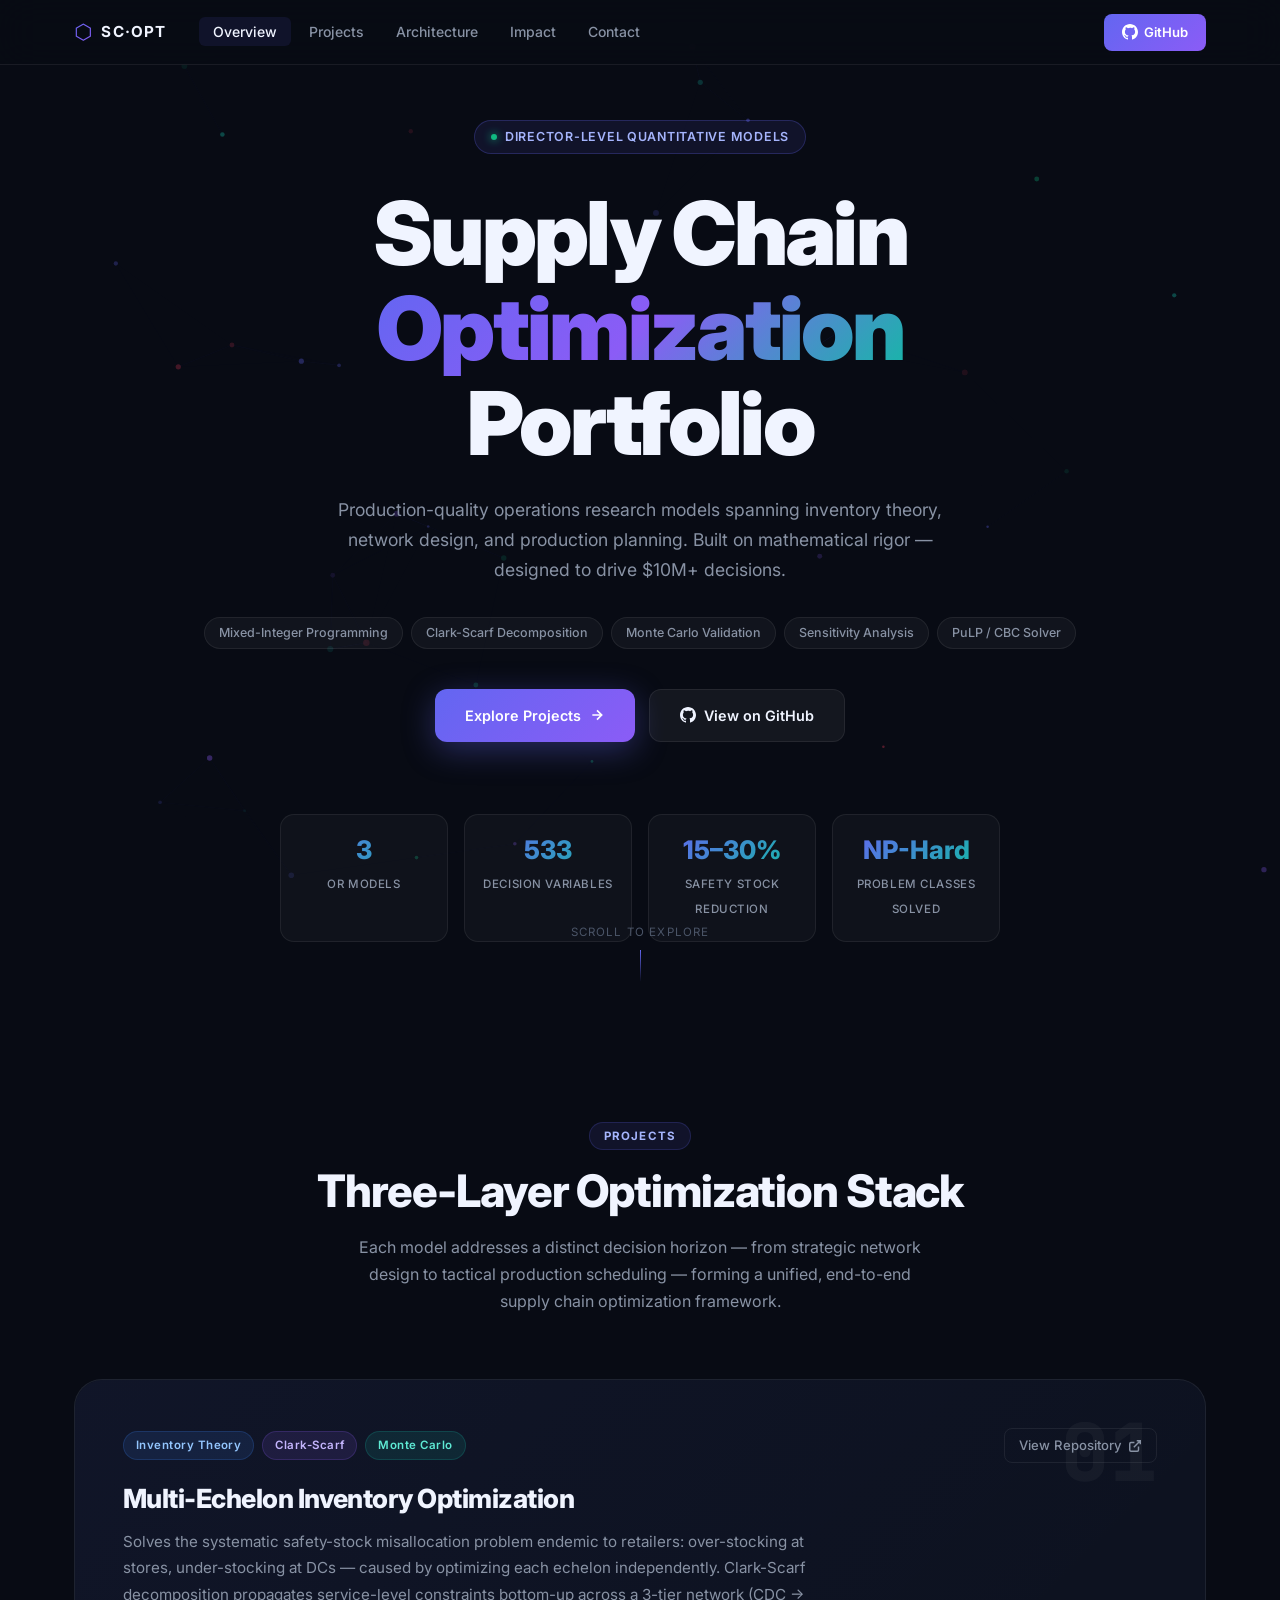
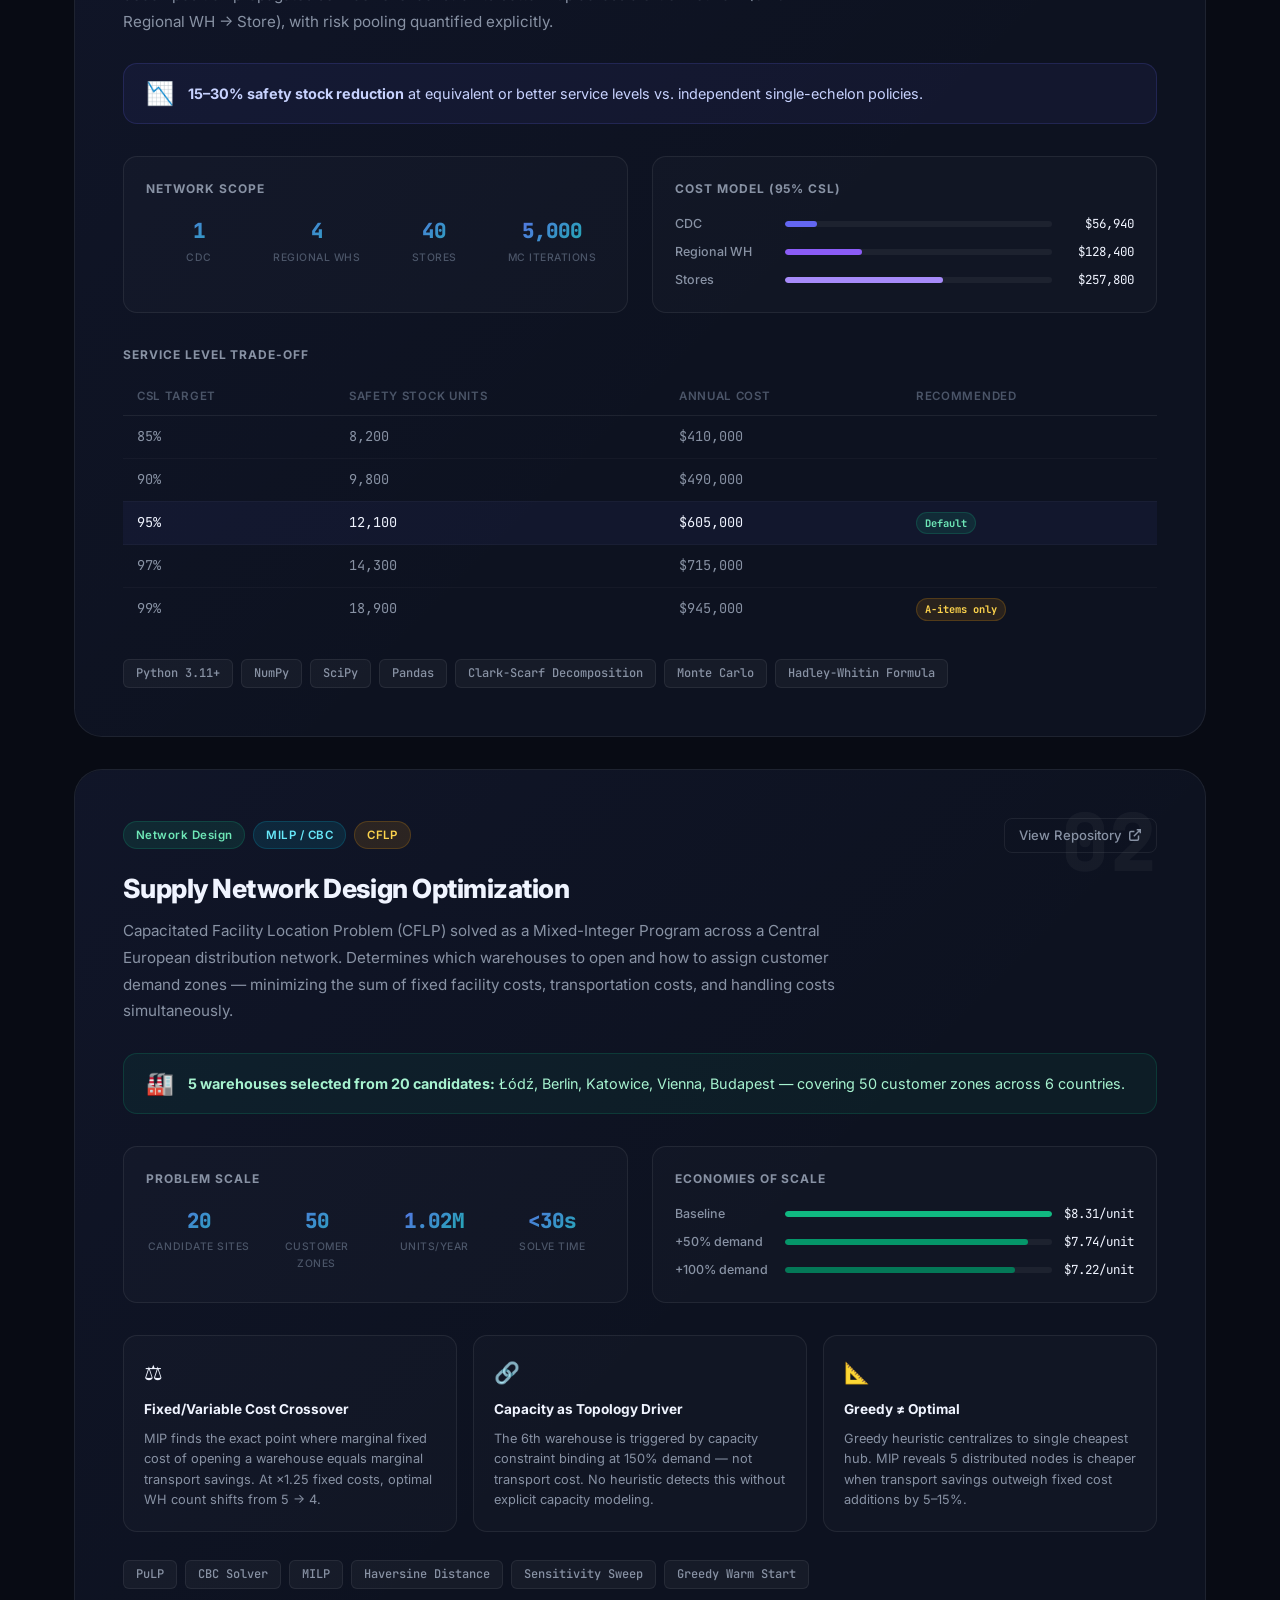
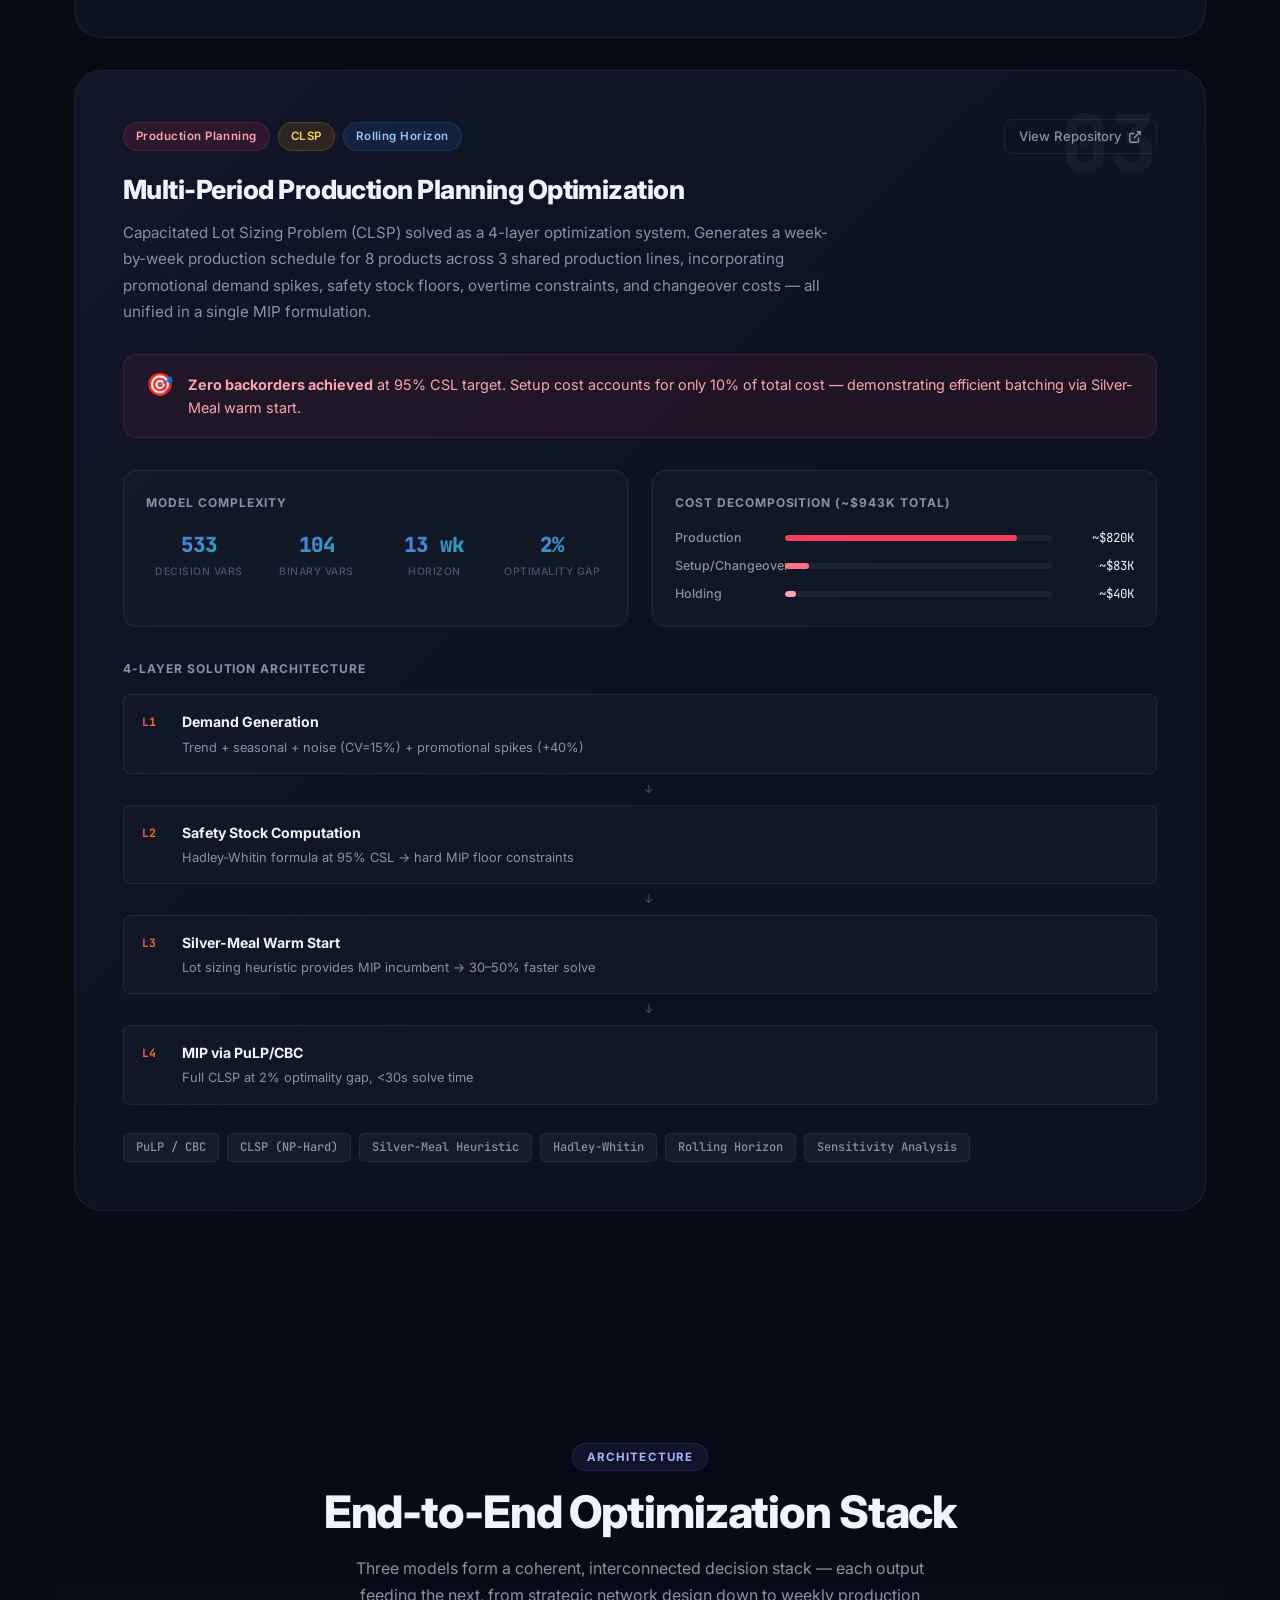
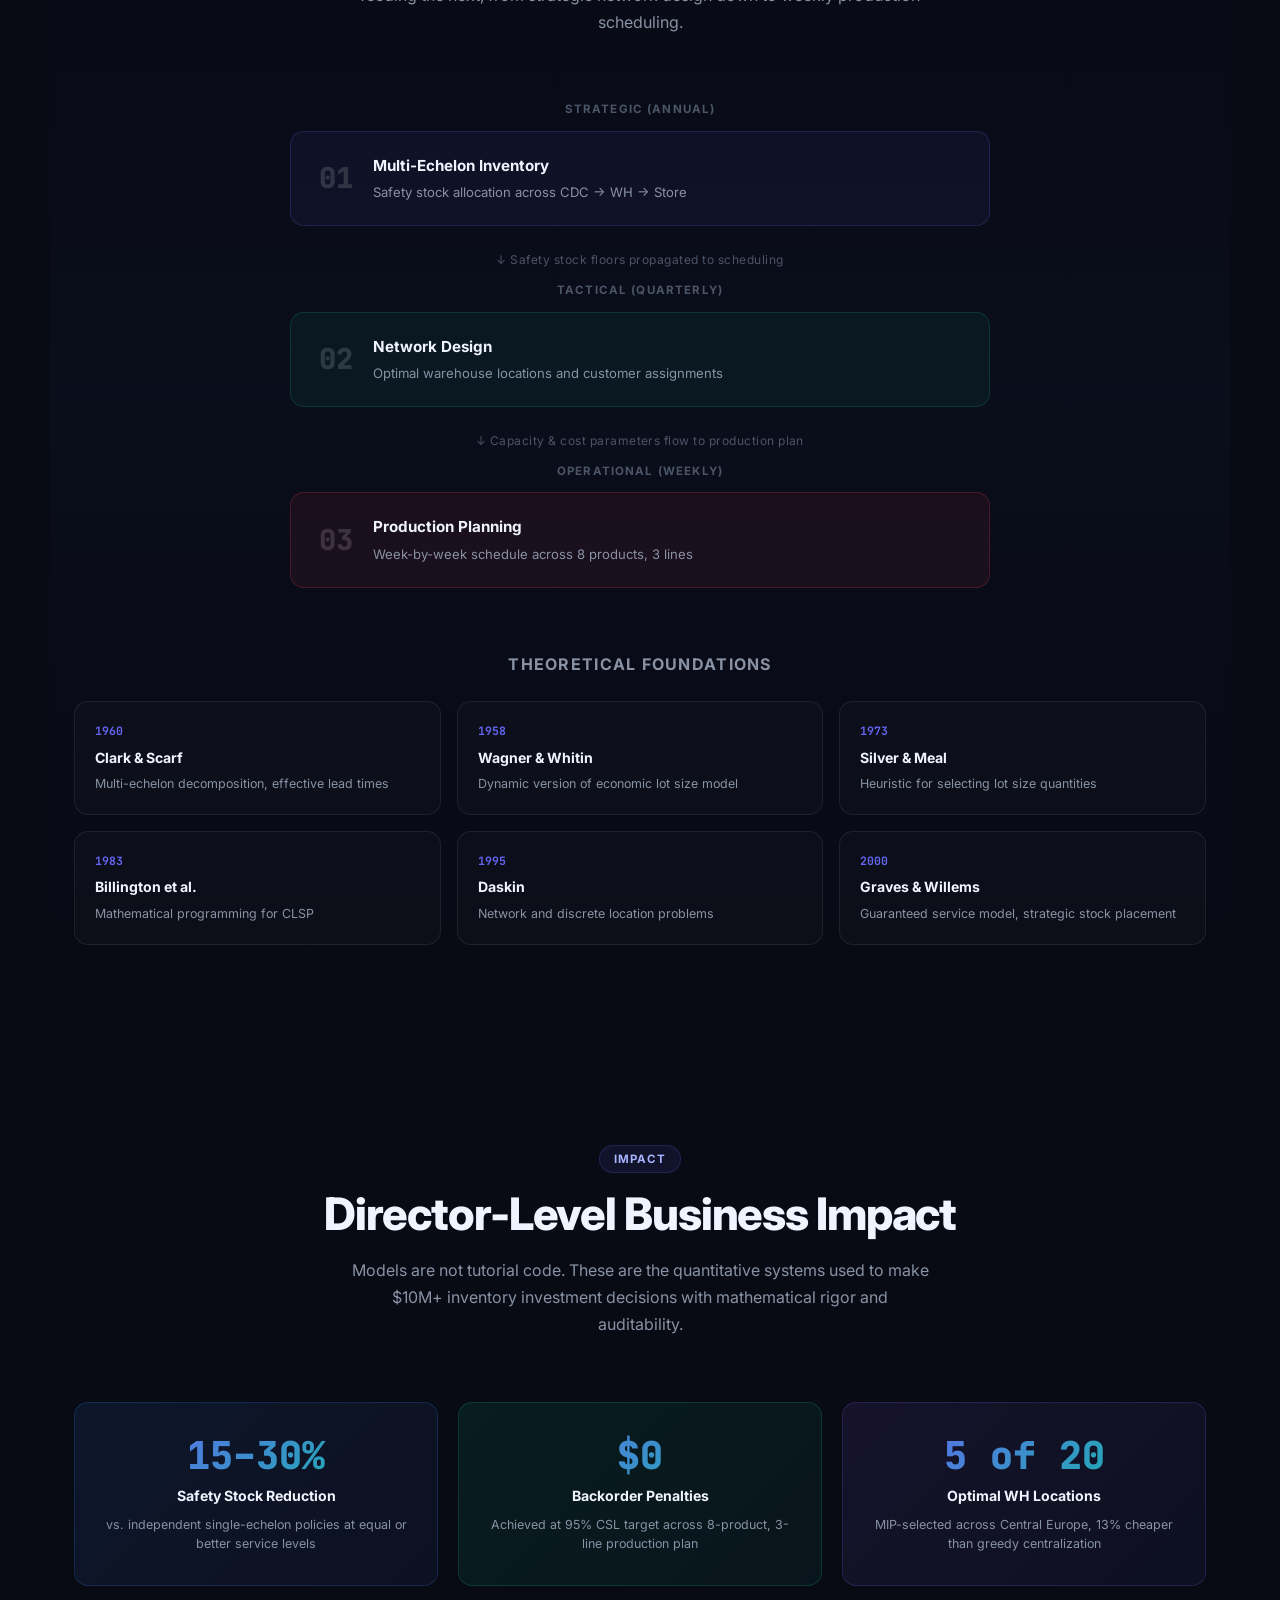
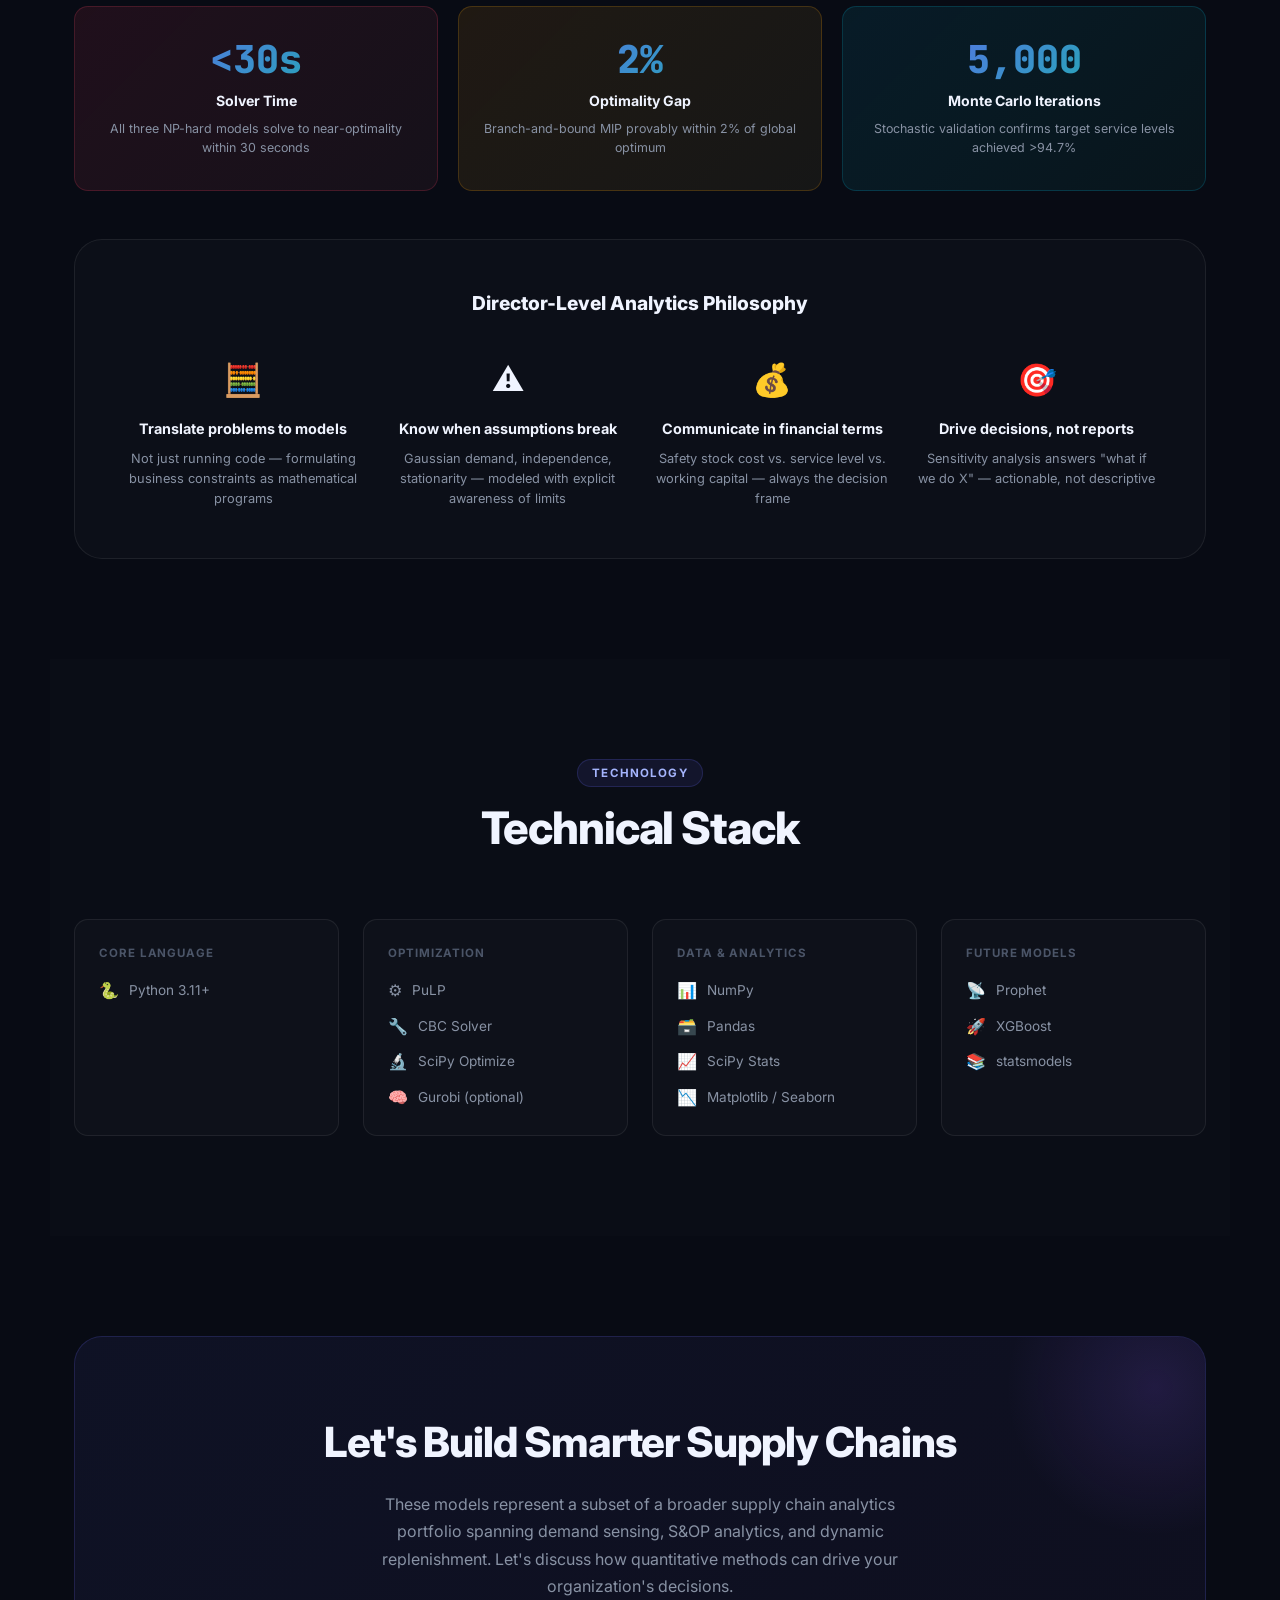
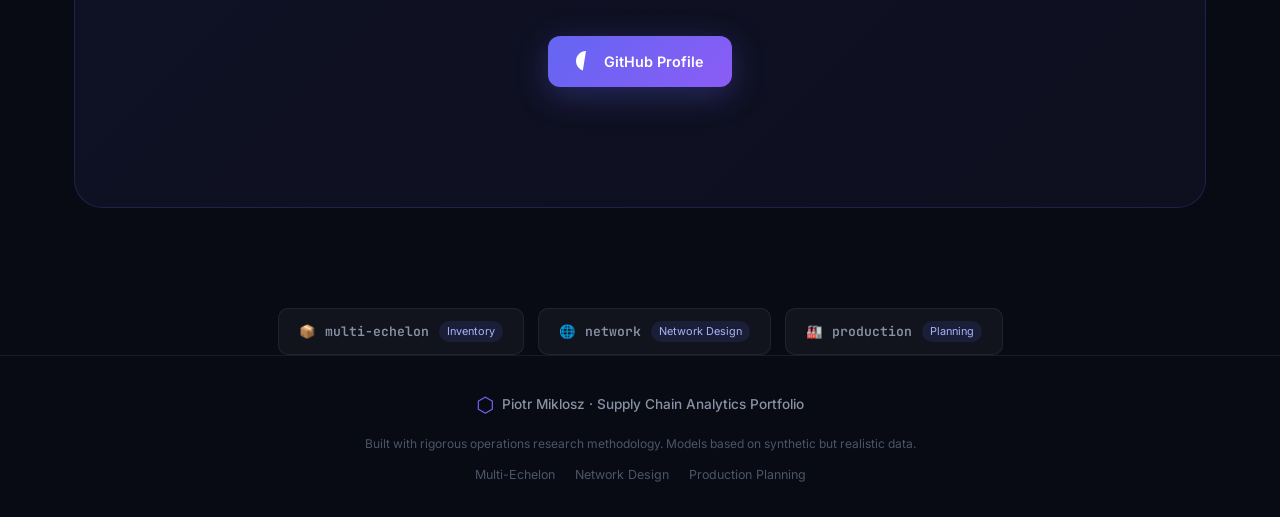
<file: index.html>
<!DOCTYPE html>
<html lang="en">
<head>
  <meta charset="UTF-8" />
  <meta name="viewport" content="width=device-width, initial-scale=1.0" />
  <title>Supply Chain Optimization Portfolio | Piotr Miklosz</title>
  <meta name="description" content="Director-level supply chain optimization models: multi-echelon inventory, network design, and production planning. Built on operations research theory with Python and MIP solvers." />
  <link rel="preconnect" href="https://fonts.googleapis.com" />
  <link rel="preconnect" href="https://fonts.gstatic.com" crossorigin />
  <link href="https://fonts.googleapis.com/css2?family=Inter:wght@300;400;500;600;700;800;900&family=JetBrains+Mono:wght@400;500;600&display=swap" rel="stylesheet" />
  <link rel="stylesheet" href="style.css" />
</head>
<body>

  <!-- ── BACKGROUND CANVAS ── -->
  <canvas id="bg-canvas"></canvas>

  <!-- ── NAVIGATION ── -->
  <nav id="navbar">
    <div class="nav-inner">
      <div class="nav-logo">
        <span class="logo-icon">⬡</span>
        <span class="logo-text">SC·OPT</span>
      </div>
      <ul class="nav-links">
        <li><a href="#hero" class="nav-link active">Overview</a></li>
        <li><a href="#projects" class="nav-link">Projects</a></li>
        <li><a href="#architecture" class="nav-link">Architecture</a></li>
        <li><a href="#metrics" class="nav-link">Impact</a></li>
        <li><a href="#contact" class="nav-link">Contact</a></li>
      </ul>
      <a href="https://github.com/mikloszpiotr" target="_blank" class="nav-cta">
        <svg width="16" height="16" viewBox="0 0 24 24" fill="currentColor"><path d="M12 0C5.374 0 0 5.373 0 12c0 5.302 3.438 9.8 8.207 11.387.599.111.793-.261.793-.577v-2.234c-3.338.726-4.033-1.416-4.033-1.416-.546-1.387-1.333-1.756-1.333-1.756-1.089-.745.083-.729.083-.729 1.205.084 1.839 1.237 1.839 1.237 1.07 1.834 2.807 1.304 3.492.997.107-.775.418-1.305.762-1.604-2.665-.305-5.467-1.334-5.467-5.931 0-1.311.469-2.381 1.236-3.221-.124-.303-.535-1.524.117-3.176 0 0 1.008-.322 3.301 1.23A11.509 11.509 0 0112 5.803c1.02.005 2.047.138 3.006.404 2.291-1.552 3.297-1.23 3.297-1.23.653 1.653.242 2.874.118 3.176.77.84 1.235 1.911 1.235 3.221 0 4.609-2.807 5.624-5.479 5.921.43.372.823 1.102.823 2.222v3.293c0 .319.192.694.801.576C20.566 21.797 24 17.3 24 12c0-6.627-5.373-12-12-12z"/></svg>
        GitHub
      </a>
    </div>
  </nav>

  <!-- ── HERO ── -->
  <section id="hero">
    <div class="hero-badge">
      <span class="badge-dot"></span>
      Director-Level Quantitative Models
    </div>
    <h1 class="hero-title">
      Supply Chain
      <span class="gradient-text">Optimization</span>
      Portfolio
    </h1>
    <p class="hero-sub">
      Production-quality operations research models spanning inventory theory, network design,
      and production planning. Built on mathematical rigor — designed to drive $10M+ decisions.
    </p>
    <div class="hero-tags">
      <span class="tag">Mixed-Integer Programming</span>
      <span class="tag">Clark-Scarf Decomposition</span>
      <span class="tag">Monte Carlo Validation</span>
      <span class="tag">Sensitivity Analysis</span>
      <span class="tag">PuLP / CBC Solver</span>
    </div>
    <div class="hero-actions">
      <a href="#projects" class="btn-primary">
        Explore Projects
        <svg width="16" height="16" viewBox="0 0 24 24" fill="none" stroke="currentColor" stroke-width="2.5"><path d="M5 12h14M12 5l7 7-7 7"/></svg>
      </a>
      <a href="https://github.com/mikloszpiotr" target="_blank" class="btn-ghost">
        <svg width="16" height="16" viewBox="0 0 24 24" fill="currentColor"><path d="M12 0C5.374 0 0 5.373 0 12c0 5.302 3.438 9.8 8.207 11.387.599.111.793-.261.793-.577v-2.234c-3.338.726-4.033-1.416-4.033-1.416-.546-1.387-1.333-1.756-1.333-1.756-1.089-.745.083-.729.083-.729 1.205.084 1.839 1.237 1.839 1.237 1.07 1.834 2.807 1.304 3.492.997.107-.775.418-1.305.762-1.604-2.665-.305-5.467-1.334-5.467-5.931 0-1.311.469-2.381 1.236-3.221-.124-.303-.535-1.524.117-3.176 0 0 1.008-.322 3.301 1.23A11.509 11.509 0 0112 5.803c1.02.005 2.047.138 3.006.404 2.291-1.552 3.297-1.23 3.297-1.23.653 1.653.242 2.874.118 3.176.77.84 1.235 1.911 1.235 3.221 0 4.609-2.807 5.624-5.479 5.921.43.372.823 1.102.823 2.222v3.293c0 .319.192.694.801.576C20.566 21.797 24 17.3 24 12c0-6.627-5.373-12-12-12z"/></svg>
        View on GitHub
      </a>
    </div>

    <!-- hero stat boxes -->
    <div class="hero-stats">
      <div class="stat-box">
        <span class="stat-value">3</span>
        <span class="stat-label">OR Models</span>
      </div>
      <div class="stat-box">
        <span class="stat-value">533</span>
        <span class="stat-label">Decision Variables</span>
      </div>
      <div class="stat-box">
        <span class="stat-value">15–30%</span>
        <span class="stat-label">Safety Stock Reduction</span>
      </div>
      <div class="stat-box">
        <span class="stat-value">NP-Hard</span>
        <span class="stat-label">Problem Classes Solved</span>
      </div>
    </div>

    <div class="scroll-hint">
      <span>Scroll to explore</span>
      <div class="scroll-arrow"></div>
    </div>
  </section>

  <!-- ── PROJECTS ── -->
  <section id="projects">
    <div class="section-header">
      <div class="section-pill">Projects</div>
      <h2 class="section-title">Three-Layer Optimization Stack</h2>
      <p class="section-sub">Each model addresses a distinct decision horizon — from strategic network design to tactical production scheduling — forming a unified, end-to-end supply chain optimization framework.</p>
    </div>

    <!-- PROJECT 01 -->
    <div class="project-card" id="proj-echelon">
      <div class="project-number">01</div>
      <div class="project-content">
        <div class="project-meta">
          <div class="project-labels">
            <span class="proj-label label-blue">Inventory Theory</span>
            <span class="proj-label label-purple">Clark-Scarf</span>
            <span class="proj-label label-teal">Monte Carlo</span>
          </div>
          <a href="https://github.com/mikloszpiotr/supply-chain-optimization-multi-echelon" target="_blank" class="proj-link">
            View Repository
            <svg width="14" height="14" viewBox="0 0 24 24" fill="none" stroke="currentColor" stroke-width="2.5"><path d="M18 13v6a2 2 0 01-2 2H5a2 2 0 01-2-2V8a2 2 0 012-2h6M15 3h6v6M10 14L21 3"/></svg>
          </a>
        </div>
        <h3 class="project-title">Multi-Echelon Inventory Optimization</h3>
        <p class="project-desc">
          Solves the systematic safety-stock misallocation problem endemic to retailers: over-stocking at stores, under-stocking at DCs — caused by optimizing each echelon independently. Clark-Scarf decomposition propagates service-level constraints bottom-up across a 3-tier network (CDC → Regional WH → Store), with risk pooling quantified explicitly.
        </p>

        <div class="impact-banner">
          <div class="impact-icon">📉</div>
          <div>
            <strong>15–30% safety stock reduction</strong> at equivalent or better service levels vs. independent single-echelon policies.
          </div>
        </div>

        <div class="project-details">
          <div class="detail-section">
            <h4>Network Scope</h4>
            <div class="detail-grid">
              <div class="detail-item"><span class="di-val">1</span><span class="di-lab">CDC</span></div>
              <div class="detail-item"><span class="di-val">4</span><span class="di-lab">Regional WHs</span></div>
              <div class="detail-item"><span class="di-val">40</span><span class="di-lab">Stores</span></div>
              <div class="detail-item"><span class="di-val">5,000</span><span class="di-lab">MC Iterations</span></div>
            </div>
          </div>
          <div class="detail-section">
            <h4>Cost Model (95% CSL)</h4>
            <div class="cost-bars">
              <div class="cost-row">
                <span class="cost-lab">CDC</span>
                <div class="cost-track"><div class="cost-fill" style="width:12%;--c:#6366f1"></div></div>
                <span class="cost-amt">$56,940</span>
              </div>
              <div class="cost-row">
                <span class="cost-lab">Regional WH</span>
                <div class="cost-track"><div class="cost-fill" style="width:29%;--c:#8b5cf6"></div></div>
                <span class="cost-amt">$128,400</span>
              </div>
              <div class="cost-row">
                <span class="cost-lab">Stores</span>
                <div class="cost-track"><div class="cost-fill" style="width:59%;--c:#a78bfa"></div></div>
                <span class="cost-amt">$257,800</span>
              </div>
            </div>
          </div>
        </div>

        <div class="csl-table">
          <h4>Service Level Trade-off</h4>
          <table>
            <thead><tr><th>CSL Target</th><th>Safety Stock Units</th><th>Annual Cost</th><th>Recommended</th></tr></thead>
            <tbody>
              <tr><td>85%</td><td>8,200</td><td>$410,000</td><td></td></tr>
              <tr><td>90%</td><td>9,800</td><td>$490,000</td><td></td></tr>
              <tr class="highlight-row"><td>95%</td><td>12,100</td><td>$605,000</td><td><span class="rec-badge">Default</span></td></tr>
              <tr><td>97%</td><td>14,300</td><td>$715,000</td><td></td></tr>
              <tr><td>99%</td><td>18,900</td><td>$945,000</td><td><span class="rec-badge-a">A-items only</span></td></tr>
            </tbody>
          </table>
        </div>

        <div class="tech-stack">
          <span class="tech">Python 3.11+</span>
          <span class="tech">NumPy</span>
          <span class="tech">SciPy</span>
          <span class="tech">Pandas</span>
          <span class="tech">Clark-Scarf Decomposition</span>
          <span class="tech">Monte Carlo</span>
          <span class="tech">Hadley-Whitin Formula</span>
        </div>
      </div>
    </div>

    <!-- PROJECT 02 -->
    <div class="project-card" id="proj-network">
      <div class="project-number">02</div>
      <div class="project-content">
        <div class="project-meta">
          <div class="project-labels">
            <span class="proj-label label-emerald">Network Design</span>
            <span class="proj-label label-cyan">MILP / CBC</span>
            <span class="proj-label label-orange">CFLP</span>
          </div>
          <a href="https://github.com/mikloszpiotr/supply-chain-optimization-network" target="_blank" class="proj-link">
            View Repository
            <svg width="14" height="14" viewBox="0 0 24 24" fill="none" stroke="currentColor" stroke-width="2.5"><path d="M18 13v6a2 2 0 01-2 2H5a2 2 0 01-2-2V8a2 2 0 012-2h6M15 3h6v6M10 14L21 3"/></svg>
          </a>
        </div>
        <h3 class="project-title">Supply Network Design Optimization</h3>
        <p class="project-desc">
          Capacitated Facility Location Problem (CFLP) solved as a Mixed-Integer Program across a Central European distribution network. Determines which warehouses to open and how to assign customer demand zones — minimizing the sum of fixed facility costs, transportation costs, and handling costs simultaneously.
        </p>

        <div class="impact-banner impact-green">
          <div class="impact-icon">🏭</div>
          <div>
            <strong>5 warehouses selected from 20 candidates:</strong> Łódź, Berlin, Katowice, Vienna, Budapest — covering 50 customer zones across 6 countries.
          </div>
        </div>

        <div class="project-details">
          <div class="detail-section">
            <h4>Problem Scale</h4>
            <div class="detail-grid">
              <div class="detail-item"><span class="di-val">20</span><span class="di-lab">Candidate Sites</span></div>
              <div class="detail-item"><span class="di-val">50</span><span class="di-lab">Customer Zones</span></div>
              <div class="detail-item"><span class="di-val">1.02M</span><span class="di-lab">Units/year</span></div>
              <div class="detail-item"><span class="di-val">&lt;30s</span><span class="di-lab">Solve Time</span></div>
            </div>
          </div>
          <div class="detail-section">
            <h4>Economies of Scale</h4>
            <div class="cost-bars">
              <div class="cost-row">
                <span class="cost-lab">Baseline</span>
                <div class="cost-track"><div class="cost-fill" style="width:100%;--c:#10b981"></div></div>
                <span class="cost-amt">$8.31/unit</span>
              </div>
              <div class="cost-row">
                <span class="cost-lab">+50% demand</span>
                <div class="cost-track"><div class="cost-fill" style="width:91%;--c:#059669"></div></div>
                <span class="cost-amt">$7.74/unit</span>
              </div>
              <div class="cost-row">
                <span class="cost-lab">+100% demand</span>
                <div class="cost-track"><div class="cost-fill" style="width:86%;--c:#047857"></div></div>
                <span class="cost-amt">$7.22/unit</span>
              </div>
            </div>
          </div>
        </div>

        <div class="insights-grid">
          <div class="insight-card">
            <div class="insight-icon">⚖️</div>
            <h5>Fixed/Variable Cost Crossover</h5>
            <p>MIP finds the exact point where marginal fixed cost of opening a warehouse equals marginal transport savings. At ×1.25 fixed costs, optimal WH count shifts from 5 → 4.</p>
          </div>
          <div class="insight-card">
            <div class="insight-icon">🔗</div>
            <h5>Capacity as Topology Driver</h5>
            <p>The 6th warehouse is triggered by capacity constraint binding at 150% demand — not transport cost. No heuristic detects this without explicit capacity modeling.</p>
          </div>
          <div class="insight-card">
            <div class="insight-icon">📐</div>
            <h5>Greedy ≠ Optimal</h5>
            <p>Greedy heuristic centralizes to single cheapest hub. MIP reveals 5 distributed nodes is cheaper when transport savings outweigh fixed cost additions by 5–15%.</p>
          </div>
        </div>

        <div class="tech-stack">
          <span class="tech">PuLP</span>
          <span class="tech">CBC Solver</span>
          <span class="tech">MILP</span>
          <span class="tech">Haversine Distance</span>
          <span class="tech">Sensitivity Sweep</span>
          <span class="tech">Greedy Warm Start</span>
        </div>
      </div>
    </div>

    <!-- PROJECT 03 -->
    <div class="project-card" id="proj-production">
      <div class="project-number">03</div>
      <div class="project-content">
        <div class="project-meta">
          <div class="project-labels">
            <span class="proj-label label-rose">Production Planning</span>
            <span class="proj-label label-amber">CLSP</span>
            <span class="proj-label label-blue">Rolling Horizon</span>
          </div>
          <a href="https://github.com/mikloszpiotr/supply-chain-optimization-production" target="_blank" class="proj-link">
            View Repository
            <svg width="14" height="14" viewBox="0 0 24 24" fill="none" stroke="currentColor" stroke-width="2.5"><path d="M18 13v6a2 2 0 01-2 2H5a2 2 0 01-2-2V8a2 2 0 012-2h6M15 3h6v6M10 14L21 3"/></svg>
          </a>
        </div>
        <h3 class="project-title">Multi-Period Production Planning Optimization</h3>
        <p class="project-desc">
          Capacitated Lot Sizing Problem (CLSP) solved as a 4-layer optimization system. Generates a week-by-week production schedule for 8 products across 3 shared production lines, incorporating promotional demand spikes, safety stock floors, overtime constraints, and changeover costs — all unified in a single MIP formulation.
        </p>

        <div class="impact-banner impact-rose">
          <div class="impact-icon">🎯</div>
          <div>
            <strong>Zero backorders achieved</strong> at 95% CSL target. Setup cost accounts for only 10% of total cost — demonstrating efficient batching via Silver-Meal warm start.
          </div>
        </div>

        <div class="project-details">
          <div class="detail-section">
            <h4>Model Complexity</h4>
            <div class="detail-grid">
              <div class="detail-item"><span class="di-val">533</span><span class="di-lab">Decision Vars</span></div>
              <div class="detail-item"><span class="di-val">104</span><span class="di-lab">Binary Vars</span></div>
              <div class="detail-item"><span class="di-val">13 wk</span><span class="di-lab">Horizon</span></div>
              <div class="detail-item"><span class="di-val">2%</span><span class="di-lab">Optimality Gap</span></div>
            </div>
          </div>
          <div class="detail-section">
            <h4>Cost Decomposition (~$943K total)</h4>
            <div class="cost-bars">
              <div class="cost-row">
                <span class="cost-lab">Production</span>
                <div class="cost-track"><div class="cost-fill" style="width:87%;--c:#f43f5e"></div></div>
                <span class="cost-amt">~$820K</span>
              </div>
              <div class="cost-row">
                <span class="cost-lab">Setup/Changeover</span>
                <div class="cost-track"><div class="cost-fill" style="width:9%;--c:#fb7185"></div></div>
                <span class="cost-amt">~$83K</span>
              </div>
              <div class="cost-row">
                <span class="cost-lab">Holding</span>
                <div class="cost-track"><div class="cost-fill" style="width:4%;--c:#fda4af"></div></div>
                <span class="cost-amt">~$40K</span>
              </div>
            </div>
          </div>
        </div>

        <div class="layers-section">
          <h4>4-Layer Solution Architecture</h4>
          <div class="layers">
            <div class="layer">
              <div class="layer-num">L1</div>
              <div class="layer-body">
                <strong>Demand Generation</strong>
                <p>Trend + seasonal + noise (CV=15%) + promotional spikes (+40%)</p>
              </div>
            </div>
            <div class="layer-arrow">↓</div>
            <div class="layer">
              <div class="layer-num">L2</div>
              <div class="layer-body">
                <strong>Safety Stock Computation</strong>
                <p>Hadley-Whitin formula at 95% CSL → hard MIP floor constraints</p>
              </div>
            </div>
            <div class="layer-arrow">↓</div>
            <div class="layer">
              <div class="layer-num">L3</div>
              <div class="layer-body">
                <strong>Silver-Meal Warm Start</strong>
                <p>Lot sizing heuristic provides MIP incumbent → 30–50% faster solve</p>
              </div>
            </div>
            <div class="layer-arrow">↓</div>
            <div class="layer">
              <div class="layer-num">L4</div>
              <div class="layer-body">
                <strong>MIP via PuLP/CBC</strong>
                <p>Full CLSP at 2% optimality gap, &lt;30s solve time</p>
              </div>
            </div>
          </div>
        </div>

        <div class="tech-stack">
          <span class="tech">PuLP / CBC</span>
          <span class="tech">CLSP (NP-Hard)</span>
          <span class="tech">Silver-Meal Heuristic</span>
          <span class="tech">Hadley-Whitin</span>
          <span class="tech">Rolling Horizon</span>
          <span class="tech">Sensitivity Analysis</span>
        </div>
      </div>
    </div>
  </section>

  <!-- ── ARCHITECTURE ── -->
  <section id="architecture">
    <div class="section-header">
      <div class="section-pill">Architecture</div>
      <h2 class="section-title">End-to-End Optimization Stack</h2>
      <p class="section-sub">Three models form a coherent, interconnected decision stack — each output feeding the next, from strategic network design down to weekly production scheduling.</p>
    </div>

    <div class="arch-diagram">
      <div class="arch-layer arch-strategic">
        <div class="arch-label">Strategic (Annual)</div>
        <div class="arch-box">
          <span class="arch-num">01</span>
          <div>
            <strong>Multi-Echelon Inventory</strong>
            <p>Safety stock allocation across CDC → WH → Store</p>
          </div>
        </div>
        <div class="arch-arrow">↓ Safety stock floors propagated to scheduling</div>
      </div>
      <div class="arch-layer arch-tactical">
        <div class="arch-label">Tactical (Quarterly)</div>
        <div class="arch-box">
          <span class="arch-num">02</span>
          <div>
            <strong>Network Design</strong>
            <p>Optimal warehouse locations and customer assignments</p>
          </div>
        </div>
        <div class="arch-arrow">↓ Capacity & cost parameters flow to production plan</div>
      </div>
      <div class="arch-layer arch-operational">
        <div class="arch-label">Operational (Weekly)</div>
        <div class="arch-box">
          <span class="arch-num">03</span>
          <div>
            <strong>Production Planning</strong>
            <p>Week-by-week schedule across 8 products, 3 lines</p>
          </div>
        </div>
      </div>
    </div>

    <div class="theory-section">
      <h3>Theoretical Foundations</h3>
      <div class="theory-grid">
        <div class="theory-item">
          <span class="theory-year">1960</span>
          <strong>Clark & Scarf</strong>
          <p>Multi-echelon decomposition, effective lead times</p>
        </div>
        <div class="theory-item">
          <span class="theory-year">1958</span>
          <strong>Wagner & Whitin</strong>
          <p>Dynamic version of economic lot size model</p>
        </div>
        <div class="theory-item">
          <span class="theory-year">1973</span>
          <strong>Silver & Meal</strong>
          <p>Heuristic for selecting lot size quantities</p>
        </div>
        <div class="theory-item">
          <span class="theory-year">1983</span>
          <strong>Billington et al.</strong>
          <p>Mathematical programming for CLSP</p>
        </div>
        <div class="theory-item">
          <span class="theory-year">1995</span>
          <strong>Daskin</strong>
          <p>Network and discrete location problems</p>
        </div>
        <div class="theory-item">
          <span class="theory-year">2000</span>
          <strong>Graves & Willems</strong>
          <p>Guaranteed service model, strategic stock placement</p>
        </div>
      </div>
    </div>
  </section>

  <!-- ── IMPACT METRICS ── -->
  <section id="metrics">
    <div class="section-header">
      <div class="section-pill">Impact</div>
      <h2 class="section-title">Director-Level Business Impact</h2>
      <p class="section-sub">Models are not tutorial code. These are the quantitative systems used to make $10M+ inventory investment decisions with mathematical rigor and auditability.</p>
    </div>

    <div class="metrics-grid">
      <div class="metric-card mc-blue">
        <div class="metric-num">15–30%</div>
        <div class="metric-name">Safety Stock Reduction</div>
        <div class="metric-desc">vs. independent single-echelon policies at equal or better service levels</div>
      </div>
      <div class="metric-card mc-green">
        <div class="metric-num">$0</div>
        <div class="metric-name">Backorder Penalties</div>
        <div class="metric-desc">Achieved at 95% CSL target across 8-product, 3-line production plan</div>
      </div>
      <div class="metric-card mc-purple">
        <div class="metric-num">5 of 20</div>
        <div class="metric-name">Optimal WH Locations</div>
        <div class="metric-desc">MIP-selected across Central Europe, 13% cheaper than greedy centralization</div>
      </div>
      <div class="metric-card mc-rose">
        <div class="metric-num">&lt;30s</div>
        <div class="metric-name">Solver Time</div>
        <div class="metric-desc">All three NP-hard models solve to near-optimality within 30 seconds</div>
      </div>
      <div class="metric-card mc-amber">
        <div class="metric-num">2%</div>
        <div class="metric-name">Optimality Gap</div>
        <div class="metric-desc">Branch-and-bound MIP provably within 2% of global optimum</div>
      </div>
      <div class="metric-card mc-cyan">
        <div class="metric-num">5,000</div>
        <div class="metric-name">Monte Carlo Iterations</div>
        <div class="metric-desc">Stochastic validation confirms target service levels achieved &gt;94.7%</div>
      </div>
    </div>

    <div class="philosophy-box">
      <h3>Director-Level Analytics Philosophy</h3>
      <div class="phil-grid">
        <div class="phil-item">
          <div class="phil-icon">🧮</div>
          <strong>Translate problems to models</strong>
          <p>Not just running code — formulating business constraints as mathematical programs</p>
        </div>
        <div class="phil-item">
          <div class="phil-icon">⚠️</div>
          <strong>Know when assumptions break</strong>
          <p>Gaussian demand, independence, stationarity — modeled with explicit awareness of limits</p>
        </div>
        <div class="phil-item">
          <div class="phil-icon">💰</div>
          <strong>Communicate in financial terms</strong>
          <p>Safety stock cost vs. service level vs. working capital — always the decision frame</p>
        </div>
        <div class="phil-item">
          <div class="phil-icon">🎯</div>
          <strong>Drive decisions, not reports</strong>
          <p>Sensitivity analysis answers "what if we do X" — actionable, not descriptive</p>
        </div>
      </div>
    </div>
  </section>

  <!-- ── STACK ── -->
  <section id="stack-section">
    <div class="section-header">
      <div class="section-pill">Technology</div>
      <h2 class="section-title">Technical Stack</h2>
    </div>
    <div class="stack-grid">
      <div class="stack-group">
        <div class="stack-group-title">Core Language</div>
        <div class="stack-items">
          <div class="stack-item">
            <span class="stack-icon">🐍</span>
            <span>Python 3.11+</span>
          </div>
        </div>
      </div>
      <div class="stack-group">
        <div class="stack-group-title">Optimization</div>
        <div class="stack-items">
          <div class="stack-item"><span class="stack-icon">⚙️</span><span>PuLP</span></div>
          <div class="stack-item"><span class="stack-icon">🔧</span><span>CBC Solver</span></div>
          <div class="stack-item"><span class="stack-icon">🔬</span><span>SciPy Optimize</span></div>
          <div class="stack-item"><span class="stack-icon">🧠</span><span>Gurobi (optional)</span></div>
        </div>
      </div>
      <div class="stack-group">
        <div class="stack-group-title">Data & Analytics</div>
        <div class="stack-items">
          <div class="stack-item"><span class="stack-icon">📊</span><span>NumPy</span></div>
          <div class="stack-item"><span class="stack-icon">🗃️</span><span>Pandas</span></div>
          <div class="stack-item"><span class="stack-icon">📈</span><span>SciPy Stats</span></div>
          <div class="stack-item"><span class="stack-icon">📉</span><span>Matplotlib / Seaborn</span></div>
        </div>
      </div>
      <div class="stack-group">
        <div class="stack-group-title">Future Models</div>
        <div class="stack-items">
          <div class="stack-item"><span class="stack-icon">📡</span><span>Prophet</span></div>
          <div class="stack-item"><span class="stack-icon">🚀</span><span>XGBoost</span></div>
          <div class="stack-item"><span class="stack-icon">📚</span><span>statsmodels</span></div>
        </div>
      </div>
    </div>
  </section>

<!-- ── CONTACT ── -->
<section id="contact">
  <div class="contact-inner">
    <h2 class="contact-title">Let's Build Smarter Supply Chains</h2>

    <p class="contact-sub">
      These models represent a subset of a broader supply chain analytics portfolio spanning demand sensing, S&OP analytics, and dynamic replenishment. Let's discuss how quantitative methods can drive your organization's decisions.
    </p>

    <div class="contact-links">
      <a href="https://github.com/mikloszpiotr" target="_blank" class="contact-btn">
        <svg width="20" height="20" viewBox="0 0 24 24" fill="currentColor">
          <path d="M12 0C5.374 0 0 5.373 0 12c0 5.302 3.438 9.8 8.207 11.387..."/>
        </svg>
        GitHub Profile
      </a>
    </div>

  </div>
</section>

      <div class="repo-cards">
        <a href="https://github.com/mikloszpiotr/supply-chain-optimization-multi-echelon" target="_blank" class="repo-card">
          <span class="repo-icon">📦</span>
          <span class="repo-name">multi-echelon</span>
          <span class="repo-tag">Inventory</span>
        </a>
        <a href="https://github.com/mikloszpiotr/supply-chain-optimization-network" target="_blank" class="repo-card">
          <span class="repo-icon">🌐</span>
          <span class="repo-name">network</span>
          <span class="repo-tag">Network Design</span>
        </a>
        <a href="https://github.com/mikloszpiotr/supply-chain-optimization-production" target="_blank" class="repo-card">
          <span class="repo-icon">🏭</span>
          <span class="repo-name">production</span>
          <span class="repo-tag">Planning</span>
        </a>
      </div>
    </div>
  </section>

  <!-- ── FOOTER ── -->
  <footer>
    <div class="footer-inner">
      <div class="footer-logo">
        <span class="logo-icon">⬡</span>
        <span>Piotr Miklosz · Supply Chain Analytics Portfolio</span>
      </div>
      <p class="footer-note">Built with rigorous operations research methodology. Models based on synthetic but realistic data.</p>
      <div class="footer-links">
        <a href="https://github.com/mikloszpiotr/supply-chain-optimization-multi-echelon" target="_blank">Multi-Echelon</a>
        <a href="https://github.com/mikloszpiotr/supply-chain-optimization-network" target="_blank">Network Design</a>
        <a href="https://github.com/mikloszpiotr/supply-chain-optimization-production" target="_blank">Production Planning</a>
      </div>
    </div>
  </footer>

  <script src="main.js"></script>
</body>
</html>
</file>
<file: style.css>
/* ═══════════════════════════════════════════
   SUPPLY CHAIN OPTIMIZATION PORTFOLIO
   style.css — Complete Design System
═══════════════════════════════════════════ */

/* ── RESET & TOKENS ── */
*, *::before, *::after { box-sizing: border-box; margin: 0; padding: 0; }

:root {
  --bg-deep:      #080b14;
  --bg-card:      #0d1220;
  --bg-card-2:    #111827;
  --border:       rgba(255,255,255,0.07);
  --border-glow:  rgba(99,102,241,0.3);

  --indigo:       #6366f1;
  --violet:       #8b5cf6;
  --teal:         #14b8a6;
  --emerald:      #10b981;
  --cyan:         #06b6d4;
  --rose:         #f43f5e;
  --amber:        #f59e0b;
  --blue:         #3b82f6;

  --text-primary: #f0f4ff;
  --text-muted:   #8892a4;
  --text-dim:     #4b5568;

  --font-sans: 'Inter', system-ui, sans-serif;
  --font-mono: 'JetBrains Mono', 'Courier New', monospace;

  --radius-sm: 8px;
  --radius-md: 14px;
  --radius-lg: 20px;
  --radius-xl: 28px;

  --transition: 0.22s cubic-bezier(0.4, 0, 0.2, 1);
  --shadow-glow: 0 0 40px rgba(99,102,241,0.12);
}

html { scroll-behavior: smooth; }

body {
  font-family: var(--font-sans);
  background: var(--bg-deep);
  color: var(--text-primary);
  line-height: 1.6;
  overflow-x: hidden;
  -webkit-font-smoothing: antialiased;
}

/* ── BACKGROUND CANVAS ── */
#bg-canvas {
  position: fixed;
  inset: 0;
  z-index: 0;
  pointer-events: none;
  opacity: 0.6;
}

/* ── LAYOUT HELPERS ── */
section {
  position: relative;
  z-index: 1;
  padding: 100px 24px;
  max-width: 1180px;
  margin: 0 auto;
}

/* ── NAVIGATION ── */
#navbar {
  position: fixed;
  top: 0; left: 0; right: 0;
  z-index: 100;
  background: rgba(8, 11, 20, 0.82);
  backdrop-filter: blur(20px);
  border-bottom: 1px solid var(--border);
  transition: background var(--transition);
}
.nav-inner {
  max-width: 1180px;
  margin: 0 auto;
  padding: 0 24px;
  height: 64px;
  display: flex;
  align-items: center;
  gap: 32px;
}
.nav-logo {
  display: flex;
  align-items: center;
  gap: 8px;
  font-weight: 700;
  font-size: 0.95rem;
  color: var(--text-primary);
  text-decoration: none;
  white-space: nowrap;
  letter-spacing: 0.08em;
}
.logo-icon {
  font-size: 1.3rem;
  background: linear-gradient(135deg, var(--indigo), var(--violet));
  -webkit-background-clip: text;
  -webkit-text-fill-color: transparent;
  background-clip: text;
}
.nav-links {
  display: flex;
  list-style: none;
  gap: 4px;
  flex: 1;
}
.nav-link {
  color: var(--text-muted);
  text-decoration: none;
  font-size: 0.875rem;
  font-weight: 500;
  padding: 6px 14px;
  border-radius: 6px;
  transition: color var(--transition), background var(--transition);
}
.nav-link:hover, .nav-link.active {
  color: var(--text-primary);
  background: rgba(99,102,241,0.1);
}
.nav-cta {
  display: flex;
  align-items: center;
  gap: 6px;
  background: linear-gradient(135deg, var(--indigo), var(--violet));
  color: white;
  text-decoration: none;
  font-size: 0.82rem;
  font-weight: 600;
  padding: 8px 18px;
  border-radius: 8px;
  transition: opacity var(--transition), transform var(--transition);
  white-space: nowrap;
}
.nav-cta:hover { opacity: 0.85; transform: translateY(-1px); }

/* ── HERO ── */
#hero {
  min-height: 100vh;
  display: flex;
  flex-direction: column;
  align-items: center;
  justify-content: center;
  text-align: center;
  padding-top: 120px;
  padding-bottom: 80px;
}
.hero-badge {
  display: inline-flex;
  align-items: center;
  gap: 8px;
  background: rgba(99,102,241,0.1);
  border: 1px solid rgba(99,102,241,0.25);
  color: #a5b4fc;
  font-size: 0.78rem;
  font-weight: 600;
  letter-spacing: 0.06em;
  text-transform: uppercase;
  padding: 6px 16px;
  border-radius: 100px;
  margin-bottom: 32px;
  animation: fadeUp 0.6s ease both;
}
.badge-dot {
  width: 6px; height: 6px;
  border-radius: 50%;
  background: var(--emerald);
  box-shadow: 0 0 8px var(--emerald);
  animation: pulse 2s infinite;
}
@keyframes pulse {
  0%, 100% { opacity: 1; }
  50% { opacity: 0.4; }
}
.hero-title {
  font-size: clamp(2.8rem, 7vw, 5.5rem);
  font-weight: 900;
  line-height: 1.08;
  letter-spacing: -0.03em;
  margin-bottom: 24px;
  animation: fadeUp 0.7s 0.1s ease both;
}
.gradient-text {
  background: linear-gradient(135deg, var(--indigo), var(--violet), var(--teal));
  -webkit-background-clip: text;
  -webkit-text-fill-color: transparent;
  background-clip: text;
  display: block;
}
.hero-sub {
  font-size: 1.1rem;
  color: var(--text-muted);
  max-width: 620px;
  margin-bottom: 32px;
  line-height: 1.7;
  animation: fadeUp 0.7s 0.2s ease both;
}
.hero-tags {
  display: flex;
  flex-wrap: wrap;
  gap: 8px;
  justify-content: center;
  margin-bottom: 40px;
  animation: fadeUp 0.7s 0.3s ease both;
}
.tag {
  background: rgba(255,255,255,0.04);
  border: 1px solid var(--border);
  color: var(--text-muted);
  font-size: 0.78rem;
  font-weight: 500;
  padding: 5px 14px;
  border-radius: 100px;
  transition: border-color var(--transition), color var(--transition);
}
.tag:hover { border-color: rgba(99,102,241,0.4); color: var(--text-primary); }
.hero-actions {
  display: flex;
  gap: 14px;
  justify-content: center;
  flex-wrap: wrap;
  margin-bottom: 72px;
  animation: fadeUp 0.7s 0.4s ease both;
}
.btn-primary {
  display: inline-flex;
  align-items: center;
  gap: 8px;
  background: linear-gradient(135deg, var(--indigo), var(--violet));
  color: white;
  text-decoration: none;
  font-size: 0.9rem;
  font-weight: 600;
  padding: 14px 30px;
  border-radius: 12px;
  transition: transform var(--transition), box-shadow var(--transition);
  box-shadow: 0 8px 32px rgba(99,102,241,0.35);
}
.btn-primary:hover {
  transform: translateY(-2px);
  box-shadow: 0 12px 40px rgba(99,102,241,0.5);
}
.btn-ghost {
  display: inline-flex;
  align-items: center;
  gap: 8px;
  background: rgba(255,255,255,0.05);
  border: 1px solid var(--border);
  color: var(--text-primary);
  text-decoration: none;
  font-size: 0.9rem;
  font-weight: 600;
  padding: 14px 30px;
  border-radius: 12px;
  transition: background var(--transition), border-color var(--transition);
}
.btn-ghost:hover {
  background: rgba(255,255,255,0.09);
  border-color: rgba(255,255,255,0.15);
}
.hero-stats {
  display: grid;
  grid-template-columns: repeat(4, 1fr);
  gap: 16px;
  width: 100%;
  max-width: 720px;
  animation: fadeUp 0.7s 0.5s ease both;
}
.stat-box {
  background: rgba(255,255,255,0.03);
  border: 1px solid var(--border);
  border-radius: var(--radius-md);
  padding: 20px 16px;
  text-align: center;
  transition: border-color var(--transition), background var(--transition);
}
.stat-box:hover {
  background: rgba(99,102,241,0.06);
  border-color: rgba(99,102,241,0.25);
}
.stat-value {
  display: block;
  font-size: 1.6rem;
  font-weight: 800;
  background: linear-gradient(135deg, var(--indigo), var(--teal));
  -webkit-background-clip: text;
  -webkit-text-fill-color: transparent;
  background-clip: text;
  line-height: 1.2;
  margin-bottom: 4px;
}
.stat-label {
  font-size: 0.72rem;
  color: var(--text-muted);
  font-weight: 500;
  text-transform: uppercase;
  letter-spacing: 0.05em;
}
.scroll-hint {
  position: absolute;
  bottom: 40px;
  display: flex;
  flex-direction: column;
  align-items: center;
  gap: 8px;
  color: var(--text-dim);
  font-size: 0.72rem;
  letter-spacing: 0.1em;
  text-transform: uppercase;
  animation: fadeUp 1s 1s both;
}
.scroll-arrow {
  width: 1px;
  height: 32px;
  background: linear-gradient(to bottom, var(--indigo), transparent);
  animation: scrollPulse 1.8s infinite;
}
@keyframes scrollPulse {
  0% { transform: scaleY(0); transform-origin: top; }
  50% { transform: scaleY(1); transform-origin: top; }
  51% { transform: scaleY(1); transform-origin: bottom; }
  100% { transform: scaleY(0); transform-origin: bottom; }
}

/* ── SECTION HEADERS ── */
.section-header {
  text-align: center;
  margin-bottom: 64px;
}
.section-pill {
  display: inline-block;
  background: rgba(99,102,241,0.1);
  border: 1px solid rgba(99,102,241,0.2);
  color: #a5b4fc;
  font-size: 0.72rem;
  font-weight: 700;
  letter-spacing: 0.1em;
  text-transform: uppercase;
  padding: 4px 14px;
  border-radius: 100px;
  margin-bottom: 16px;
}
.section-title {
  font-size: clamp(1.8rem, 4vw, 2.8rem);
  font-weight: 800;
  letter-spacing: -0.025em;
  margin-bottom: 16px;
  line-height: 1.15;
}
.section-sub {
  font-size: 1rem;
  color: var(--text-muted);
  max-width: 580px;
  margin: 0 auto;
  line-height: 1.7;
}

/* ── PROJECT CARDS ── */
.project-card {
  position: relative;
  background: var(--bg-card);
  border: 1px solid var(--border);
  border-radius: var(--radius-xl);
  padding: 48px;
  margin-bottom: 32px;
  overflow: hidden;
  transition: border-color var(--transition), box-shadow var(--transition);
}
.project-card::before {
  content: '';
  position: absolute;
  inset: 0;
  border-radius: inherit;
  background: linear-gradient(135deg, rgba(99,102,241,0.04) 0%, transparent 60%);
  pointer-events: none;
}
.project-card:hover {
  border-color: rgba(99,102,241,0.22);
  box-shadow: var(--shadow-glow), 0 1px 0 0 rgba(99,102,241,0.2) inset;
}
.project-number {
  font-size: 5rem;
  font-weight: 900;
  color: rgba(255,255,255,0.04);
  position: absolute;
  top: 32px; right: 48px;
  font-family: var(--font-mono);
  line-height: 1;
  user-select: none;
}
.project-content { position: relative; z-index: 1; }
.project-meta {
  display: flex;
  align-items: center;
  justify-content: space-between;
  flex-wrap: wrap;
  gap: 12px;
  margin-bottom: 20px;
}
.project-labels { display: flex; gap: 8px; flex-wrap: wrap; }
.proj-label {
  font-size: 0.72rem;
  font-weight: 600;
  letter-spacing: 0.04em;
  padding: 4px 12px;
  border-radius: 100px;
}
.label-blue   { background: rgba(59,130,246,0.12); color: #93c5fd; border: 1px solid rgba(59,130,246,0.2); }
.label-purple { background: rgba(139,92,246,0.12); color: #c4b5fd; border: 1px solid rgba(139,92,246,0.2); }
.label-teal   { background: rgba(20,184,166,0.12); color: #5eead4; border: 1px solid rgba(20,184,166,0.2); }
.label-emerald{ background: rgba(16,185,129,0.12); color: #6ee7b7; border: 1px solid rgba(16,185,129,0.2); }
.label-cyan   { background: rgba(6,182,212,0.12);  color: #67e8f9; border: 1px solid rgba(6,182,212,0.2); }
.label-orange { background: rgba(245,158,11,0.12); color: #fcd34d; border: 1px solid rgba(245,158,11,0.2); }
.label-rose   { background: rgba(244,63,94,0.12);  color: #fda4af; border: 1px solid rgba(244,63,94,0.2); }
.label-amber  { background: rgba(245,158,11,0.12); color: #fcd34d; border: 1px solid rgba(245,158,11,0.2); }

.proj-link {
  display: inline-flex;
  align-items: center;
  gap: 6px;
  color: var(--text-muted);
  text-decoration: none;
  font-size: 0.82rem;
  font-weight: 500;
  padding: 6px 14px;
  border-radius: 8px;
  border: 1px solid var(--border);
  transition: color var(--transition), border-color var(--transition), background var(--transition);
}
.proj-link:hover {
  color: var(--text-primary);
  border-color: rgba(99,102,241,0.3);
  background: rgba(99,102,241,0.06);
}
.project-title {
  font-size: 1.65rem;
  font-weight: 800;
  letter-spacing: -0.02em;
  margin-bottom: 14px;
  line-height: 1.2;
}
.project-desc {
  color: var(--text-muted);
  font-size: 0.95rem;
  line-height: 1.75;
  margin-bottom: 28px;
  max-width: 720px;
}

/* ── IMPACT BANNERS ── */
.impact-banner {
  display: flex;
  align-items: flex-start;
  gap: 14px;
  background: rgba(99,102,241,0.07);
  border: 1px solid rgba(99,102,241,0.18);
  border-radius: var(--radius-md);
  padding: 18px 22px;
  margin-bottom: 32px;
  font-size: 0.9rem;
  color: #c7d2fe;
  line-height: 1.6;
}
.impact-banner.impact-green {
  background: rgba(16,185,129,0.07);
  border-color: rgba(16,185,129,0.18);
  color: #a7f3d0;
}
.impact-banner.impact-rose {
  background: rgba(244,63,94,0.07);
  border-color: rgba(244,63,94,0.18);
  color: #fda4af;
}
.impact-icon { font-size: 1.4rem; line-height: 1; flex-shrink: 0; }

/* ── PROJECT DETAILS ── */
.project-details {
  display: grid;
  grid-template-columns: 1fr 1fr;
  gap: 24px;
  margin-bottom: 32px;
}
.detail-section {
  background: rgba(255,255,255,0.02);
  border: 1px solid var(--border);
  border-radius: var(--radius-md);
  padding: 22px;
}
.detail-section h4 {
  font-size: 0.75rem;
  font-weight: 700;
  text-transform: uppercase;
  letter-spacing: 0.08em;
  color: var(--text-muted);
  margin-bottom: 16px;
}
.detail-grid {
  display: grid;
  grid-template-columns: repeat(4, 1fr);
  gap: 12px;
}
.detail-item {
  text-align: center;
}
.di-val {
  display: block;
  font-size: 1.3rem;
  font-weight: 800;
  font-family: var(--font-mono);
  background: linear-gradient(135deg, var(--indigo), var(--teal));
  -webkit-background-clip: text;
  -webkit-text-fill-color: transparent;
  background-clip: text;
}
.di-lab {
  display: block;
  font-size: 0.65rem;
  color: var(--text-dim);
  font-weight: 500;
  text-transform: uppercase;
  letter-spacing: 0.05em;
  margin-top: 2px;
}

/* ── COST BARS ── */
.cost-bars { display: flex; flex-direction: column; gap: 8px; }
.cost-row {
  display: grid;
  grid-template-columns: 100px 1fr 72px;
  align-items: center;
  gap: 10px;
}
.cost-lab { font-size: 0.78rem; color: var(--text-muted); font-weight: 500; }
.cost-track {
  height: 6px;
  background: rgba(255,255,255,0.05);
  border-radius: 100px;
  overflow: hidden;
}
.cost-fill {
  height: 100%;
  background: var(--c, var(--indigo));
  border-radius: 100px;
  transition: width 1s cubic-bezier(0.4, 0, 0.2, 1);
}
.cost-amt { font-size: 0.78rem; font-family: var(--font-mono); color: var(--text-primary); text-align: right; }

/* ── CSL TABLE ── */
.csl-table {
  margin-bottom: 28px;
}
.csl-table h4 {
  font-size: 0.75rem;
  font-weight: 700;
  text-transform: uppercase;
  letter-spacing: 0.08em;
  color: var(--text-muted);
  margin-bottom: 12px;
}
.csl-table table {
  width: 100%;
  border-collapse: collapse;
  font-size: 0.85rem;
}
.csl-table th {
  text-align: left;
  padding: 10px 14px;
  font-size: 0.72rem;
  font-weight: 600;
  text-transform: uppercase;
  letter-spacing: 0.06em;
  color: var(--text-dim);
  border-bottom: 1px solid var(--border);
}
.csl-table td {
  padding: 10px 14px;
  color: var(--text-muted);
  border-bottom: 1px solid rgba(255,255,255,0.03);
  font-family: var(--font-mono);
}
.csl-table tbody tr:last-child td { border-bottom: none; }
.highlight-row td {
  color: var(--text-primary);
  background: rgba(99,102,241,0.06);
}
.rec-badge {
  display: inline-block;
  background: rgba(16,185,129,0.12);
  color: #6ee7b7;
  border: 1px solid rgba(16,185,129,0.2);
  font-size: 0.65rem;
  font-weight: 700;
  padding: 2px 8px;
  border-radius: 100px;
}
.rec-badge-a {
  display: inline-block;
  background: rgba(245,158,11,0.12);
  color: #fcd34d;
  border: 1px solid rgba(245,158,11,0.2);
  font-size: 0.65rem;
  font-weight: 700;
  padding: 2px 8px;
  border-radius: 100px;
}

/* ── INSIGHTS GRID ── */
.insights-grid {
  display: grid;
  grid-template-columns: repeat(3, 1fr);
  gap: 16px;
  margin-bottom: 28px;
}
.insight-card {
  background: rgba(255,255,255,0.02);
  border: 1px solid var(--border);
  border-radius: var(--radius-md);
  padding: 20px;
  transition: border-color var(--transition), background var(--transition);
}
.insight-card:hover {
  border-color: rgba(16,185,129,0.2);
  background: rgba(16,185,129,0.03);
}
.insight-icon { font-size: 1.3rem; margin-bottom: 10px; }
.insight-card h5 {
  font-size: 0.85rem;
  font-weight: 700;
  margin-bottom: 8px;
  color: var(--text-primary);
}
.insight-card p { font-size: 0.8rem; color: var(--text-muted); line-height: 1.6; }

/* ── LAYERS ── */
.layers-section {
  margin-bottom: 28px;
}
.layers-section h4 {
  font-size: 0.75rem;
  font-weight: 700;
  text-transform: uppercase;
  letter-spacing: 0.08em;
  color: var(--text-muted);
  margin-bottom: 16px;
}
.layers { display: flex; flex-direction: column; gap: 0; }
.layer {
  display: flex;
  align-items: flex-start;
  gap: 16px;
  background: rgba(255,255,255,0.02);
  border: 1px solid var(--border);
  border-radius: var(--radius-sm);
  padding: 16px 18px;
  transition: border-color var(--transition);
}
.layer:hover { border-color: rgba(244,63,94,0.2); }
.layer-num {
  font-family: var(--font-mono);
  font-size: 0.72rem;
  font-weight: 700;
  background: linear-gradient(135deg, var(--rose), var(--amber));
  -webkit-background-clip: text;
  -webkit-text-fill-color: transparent;
  background-clip: text;
  white-space: nowrap;
  padding-top: 2px;
  min-width: 24px;
}
.layer-body strong { font-size: 0.88rem; color: var(--text-primary); display: block; margin-bottom: 4px; }
.layer-body p { font-size: 0.8rem; color: var(--text-muted); line-height: 1.5; }
.layer-arrow {
  text-align: center;
  font-size: 0.72rem;
  color: var(--text-dim);
  padding: 6px 0 6px 18px;
  letter-spacing: 0.05em;
}

/* ── TECH STACK PILLS ── */
.tech-stack { display: flex; flex-wrap: wrap; gap: 8px; }
.tech {
  background: rgba(255,255,255,0.04);
  border: 1px solid var(--border);
  color: var(--text-muted);
  font-size: 0.75rem;
  font-weight: 500;
  font-family: var(--font-mono);
  padding: 4px 12px;
  border-radius: 6px;
  transition: color var(--transition), border-color var(--transition);
}
.tech:hover { color: var(--text-primary); border-color: rgba(99,102,241,0.3); }

/* ── ARCHITECTURE ── */
#architecture {
  background: linear-gradient(180deg, transparent, rgba(99,102,241,0.03) 50%, transparent);
}
.arch-diagram {
  max-width: 700px;
  margin: 0 auto 64px;
  display: flex;
  flex-direction: column;
  gap: 0;
}
.arch-layer {
  display: flex;
  flex-direction: column;
  align-items: center;
  gap: 12px;
}
.arch-label {
  font-size: 0.72rem;
  font-weight: 700;
  text-transform: uppercase;
  letter-spacing: 0.1em;
  color: var(--text-dim);
}
.arch-box {
  width: 100%;
  display: flex;
  align-items: center;
  gap: 20px;
  padding: 22px 28px;
  border-radius: var(--radius-md);
  border: 1px solid var(--border);
  transition: border-color var(--transition), transform var(--transition);
}
.arch-box:hover { transform: translateX(6px); }
.arch-strategic .arch-box { background: rgba(99,102,241,0.07); border-color: rgba(99,102,241,0.2); }
.arch-tactical  .arch-box { background: rgba(16,185,129,0.07); border-color: rgba(16,185,129,0.2); }
.arch-operational .arch-box { background: rgba(244,63,94,0.07); border-color: rgba(244,63,94,0.2); }
.arch-num {
  font-size: 1.8rem;
  font-weight: 900;
  font-family: var(--font-mono);
  color: rgba(255,255,255,0.15);
  line-height: 1;
  flex-shrink: 0;
}
.arch-box strong { font-size: 0.95rem; color: var(--text-primary); display: block; margin-bottom: 4px; }
.arch-box p { font-size: 0.82rem; color: var(--text-muted); }
.arch-arrow {
  text-align: center;
  color: var(--text-dim);
  font-size: 0.75rem;
  padding: 12px 0;
  letter-spacing: 0.04em;
}

/* ── THEORY GRID ── */
.theory-section { margin-top: 48px; }
.theory-section h3 {
  font-size: 1rem;
  font-weight: 700;
  text-transform: uppercase;
  letter-spacing: 0.08em;
  color: var(--text-muted);
  margin-bottom: 24px;
  text-align: center;
}
.theory-grid {
  display: grid;
  grid-template-columns: repeat(3, 1fr);
  gap: 16px;
}
.theory-item {
  background: rgba(255,255,255,0.02);
  border: 1px solid var(--border);
  border-radius: var(--radius-md);
  padding: 20px;
  transition: border-color var(--transition);
}
.theory-item:hover { border-color: rgba(99,102,241,0.25); }
.theory-year {
  display: block;
  font-family: var(--font-mono);
  font-size: 0.72rem;
  color: var(--indigo);
  font-weight: 700;
  margin-bottom: 6px;
}
.theory-item strong { display: block; font-size: 0.88rem; color: var(--text-primary); margin-bottom: 6px; }
.theory-item p { font-size: 0.78rem; color: var(--text-muted); line-height: 1.5; }

/* ── METRICS ── */
.metrics-grid {
  display: grid;
  grid-template-columns: repeat(3, 1fr);
  gap: 20px;
  margin-bottom: 48px;
}
.metric-card {
  border-radius: var(--radius-md);
  padding: 32px 24px;
  border: 1px solid var(--border);
  text-align: center;
  transition: transform var(--transition), box-shadow var(--transition);
}
.metric-card:hover { transform: translateY(-4px); }
.mc-blue   { background: linear-gradient(135deg, rgba(59,130,246,0.1), rgba(99,102,241,0.06)); border-color: rgba(59,130,246,0.2); }
.mc-green  { background: linear-gradient(135deg, rgba(16,185,129,0.1), rgba(20,184,166,0.06)); border-color: rgba(16,185,129,0.2); }
.mc-purple { background: linear-gradient(135deg, rgba(139,92,246,0.1), rgba(99,102,241,0.06)); border-color: rgba(139,92,246,0.2); }
.mc-rose   { background: linear-gradient(135deg, rgba(244,63,94,0.1), rgba(251,113,133,0.06)); border-color: rgba(244,63,94,0.2); }
.mc-amber  { background: linear-gradient(135deg, rgba(245,158,11,0.1), rgba(253,211,77,0.06)); border-color: rgba(245,158,11,0.2); }
.mc-cyan   { background: linear-gradient(135deg, rgba(6,182,212,0.1), rgba(20,184,166,0.06)); border-color: rgba(6,182,212,0.2); }
.metric-num {
  font-size: 2.4rem;
  font-weight: 900;
  font-family: var(--font-mono);
  line-height: 1.1;
  margin-bottom: 8px;
  background: linear-gradient(135deg, var(--indigo), var(--teal));
  -webkit-background-clip: text;
  -webkit-text-fill-color: transparent;
  background-clip: text;
}
.metric-name {
  font-size: 0.88rem;
  font-weight: 700;
  color: var(--text-primary);
  margin-bottom: 8px;
}
.metric-desc {
  font-size: 0.78rem;
  color: var(--text-muted);
  line-height: 1.5;
}

/* ── PHILOSOPHY BOX ── */
.philosophy-box {
  background: rgba(255,255,255,0.02);
  border: 1px solid var(--border);
  border-radius: var(--radius-xl);
  padding: 48px;
}
.philosophy-box h3 {
  font-size: 1.2rem;
  font-weight: 800;
  text-align: center;
  margin-bottom: 36px;
}
.phil-grid {
  display: grid;
  grid-template-columns: repeat(4, 1fr);
  gap: 24px;
}
.phil-item { text-align: center; }
.phil-icon { font-size: 2rem; margin-bottom: 12px; }
.phil-item strong { display: block; font-size: 0.9rem; color: var(--text-primary); margin-bottom: 8px; }
.phil-item p { font-size: 0.8rem; color: var(--text-muted); line-height: 1.6; }

/* ── STACK SECTION ── */
#stack-section {
  background: rgba(255,255,255,0.01);
}
.stack-grid {
  display: grid;
  grid-template-columns: repeat(4, 1fr);
  gap: 24px;
}
.stack-group {
  background: rgba(255,255,255,0.02);
  border: 1px solid var(--border);
  border-radius: var(--radius-md);
  padding: 24px;
  transition: border-color var(--transition);
}
.stack-group:hover { border-color: rgba(99,102,241,0.25); }
.stack-group-title {
  font-size: 0.72rem;
  font-weight: 700;
  text-transform: uppercase;
  letter-spacing: 0.08em;
  color: var(--text-dim);
  margin-bottom: 16px;
}
.stack-items { display: flex; flex-direction: column; gap: 10px; }
.stack-item {
  display: flex;
  align-items: center;
  gap: 10px;
  font-size: 0.85rem;
  color: var(--text-muted);
  transition: color var(--transition);
}
.stack-item:hover { color: var(--text-primary); }
.stack-icon { font-size: 1rem; }

/* ── CONTACT ── */
#contact {
  text-align: center;
}
.contact-inner {
  background: linear-gradient(135deg, rgba(99,102,241,0.08), rgba(139,92,246,0.05));
  border: 1px solid rgba(99,102,241,0.2);
  border-radius: var(--radius-xl);
  padding: 72px 48px;
  position: relative;
  overflow: hidden;
}
.contact-inner::before {
  content: '';
  position: absolute;
  top: -100px; right: -100px;
  width: 300px; height: 300px;
  background: radial-gradient(circle, rgba(139,92,246,0.15), transparent 70%);
  pointer-events: none;
}
.contact-badge {
  display: inline-block;
  background: rgba(16,185,129,0.12);
  border: 1px solid rgba(16,185,129,0.2);
  color: #6ee7b7;
  font-size: 0.72rem;
  font-weight: 700;
  letter-spacing: 0.06em;
  text-transform: uppercase;
  padding: 5px 14px;
  border-radius: 100px;
  margin-bottom: 24px;
}
.contact-title {
  font-size: clamp(1.8rem, 4vw, 2.6rem);
  font-weight: 800;
  letter-spacing: -0.025em;
  margin-bottom: 16px;
}
.contact-sub {
  color: var(--text-muted);
  font-size: 1rem;
  max-width: 540px;
  margin: 0 auto 36px;
  line-height: 1.7;
}
.contact-links {
  display: flex;
  gap: 14px;
  justify-content: center;
  flex-wrap: wrap;
  margin-bottom: 48px;
}
.contact-btn {
  display: inline-flex;
  align-items: center;
  gap: 8px;
  background: linear-gradient(135deg, var(--indigo), var(--violet));
  color: white;
  text-decoration: none;
  font-size: 0.9rem;
  font-weight: 600;
  padding: 14px 28px;
  border-radius: 12px;
  transition: transform var(--transition), box-shadow var(--transition);
  box-shadow: 0 8px 32px rgba(99,102,241,0.3);
}
.contact-btn:hover {
  transform: translateY(-2px);
  box-shadow: 0 12px 40px rgba(99,102,241,0.45);
}
.contact-btn-ghost {
  background: rgba(255,255,255,0.06);
  border: 1px solid var(--border);
  box-shadow: none;
}
.contact-btn-ghost:hover {
  background: rgba(255,255,255,0.1);
  box-shadow: none;
}
.repo-cards {
  display: flex;
  gap: 14px;
  justify-content: center;
  flex-wrap: wrap;
}
.repo-card {
  display: flex;
  align-items: center;
  gap: 10px;
  background: rgba(255,255,255,0.04);
  border: 1px solid var(--border);
  padding: 12px 20px;
  border-radius: 10px;
  text-decoration: none;
  color: var(--text-muted);
  font-size: 0.82rem;
  transition: color var(--transition), border-color var(--transition), background var(--transition);
}
.repo-card:hover {
  color: var(--text-primary);
  border-color: rgba(99,102,241,0.3);
  background: rgba(99,102,241,0.06);
}
.repo-name { font-family: var(--font-mono); font-weight: 600; }
.repo-tag {
  font-size: 0.68rem;
  background: rgba(99,102,241,0.12);
  color: #a5b4fc;
  padding: 2px 8px;
  border-radius: 100px;
}

/* ── FOOTER ── */
footer {
  border-top: 1px solid var(--border);
  padding: 32px 24px;
  position: relative;
  z-index: 1;
}
.footer-inner {
  max-width: 1180px;
  margin: 0 auto;
  display: flex;
  flex-direction: column;
  align-items: center;
  gap: 12px;
  text-align: center;
}
.footer-logo {
  display: flex;
  align-items: center;
  gap: 8px;
  font-size: 0.85rem;
  color: var(--text-muted);
  font-weight: 500;
}
.footer-note { font-size: 0.75rem; color: var(--text-dim); }
.footer-links {
  display: flex;
  gap: 20px;
  flex-wrap: wrap;
  justify-content: center;
}
.footer-links a {
  color: var(--text-dim);
  text-decoration: none;
  font-size: 0.78rem;
  transition: color var(--transition);
}
.footer-links a:hover { color: var(--indigo); }

/* ── ANIMATIONS ── */
@keyframes fadeUp {
  from { opacity: 0; transform: translateY(20px); }
  to   { opacity: 1; transform: translateY(0); }
}
.reveal {
  opacity: 0;
  transform: translateY(28px);
  transition: opacity 0.6s ease, transform 0.6s ease;
}
.reveal.visible {
  opacity: 1;
  transform: translateY(0);
}

/* ── RESPONSIVE ── */
@media (max-width: 900px) {
  .hero-stats { grid-template-columns: repeat(2, 1fr); }
  .project-details { grid-template-columns: 1fr; }
  .insights-grid { grid-template-columns: 1fr; }
  .theory-grid { grid-template-columns: repeat(2, 1fr); }
  .metrics-grid { grid-template-columns: repeat(2, 1fr); }
  .phil-grid { grid-template-columns: repeat(2, 1fr); }
  .stack-grid { grid-template-columns: repeat(2, 1fr); }
  .project-card { padding: 32px 24px; }
  .nav-links { display: none; }
}
@media (max-width: 600px) {
  .hero-stats { grid-template-columns: repeat(2, 1fr); }
  .theory-grid { grid-template-columns: 1fr; }
  .metrics-grid { grid-template-columns: 1fr; }
  .phil-grid { grid-template-columns: 1fr; }
  .stack-grid { grid-template-columns: 1fr; }
  .detail-grid { grid-template-columns: repeat(2, 1fr); }
  .contact-inner { padding: 40px 24px; }
  section { padding: 72px 16px; }
}
</file>
